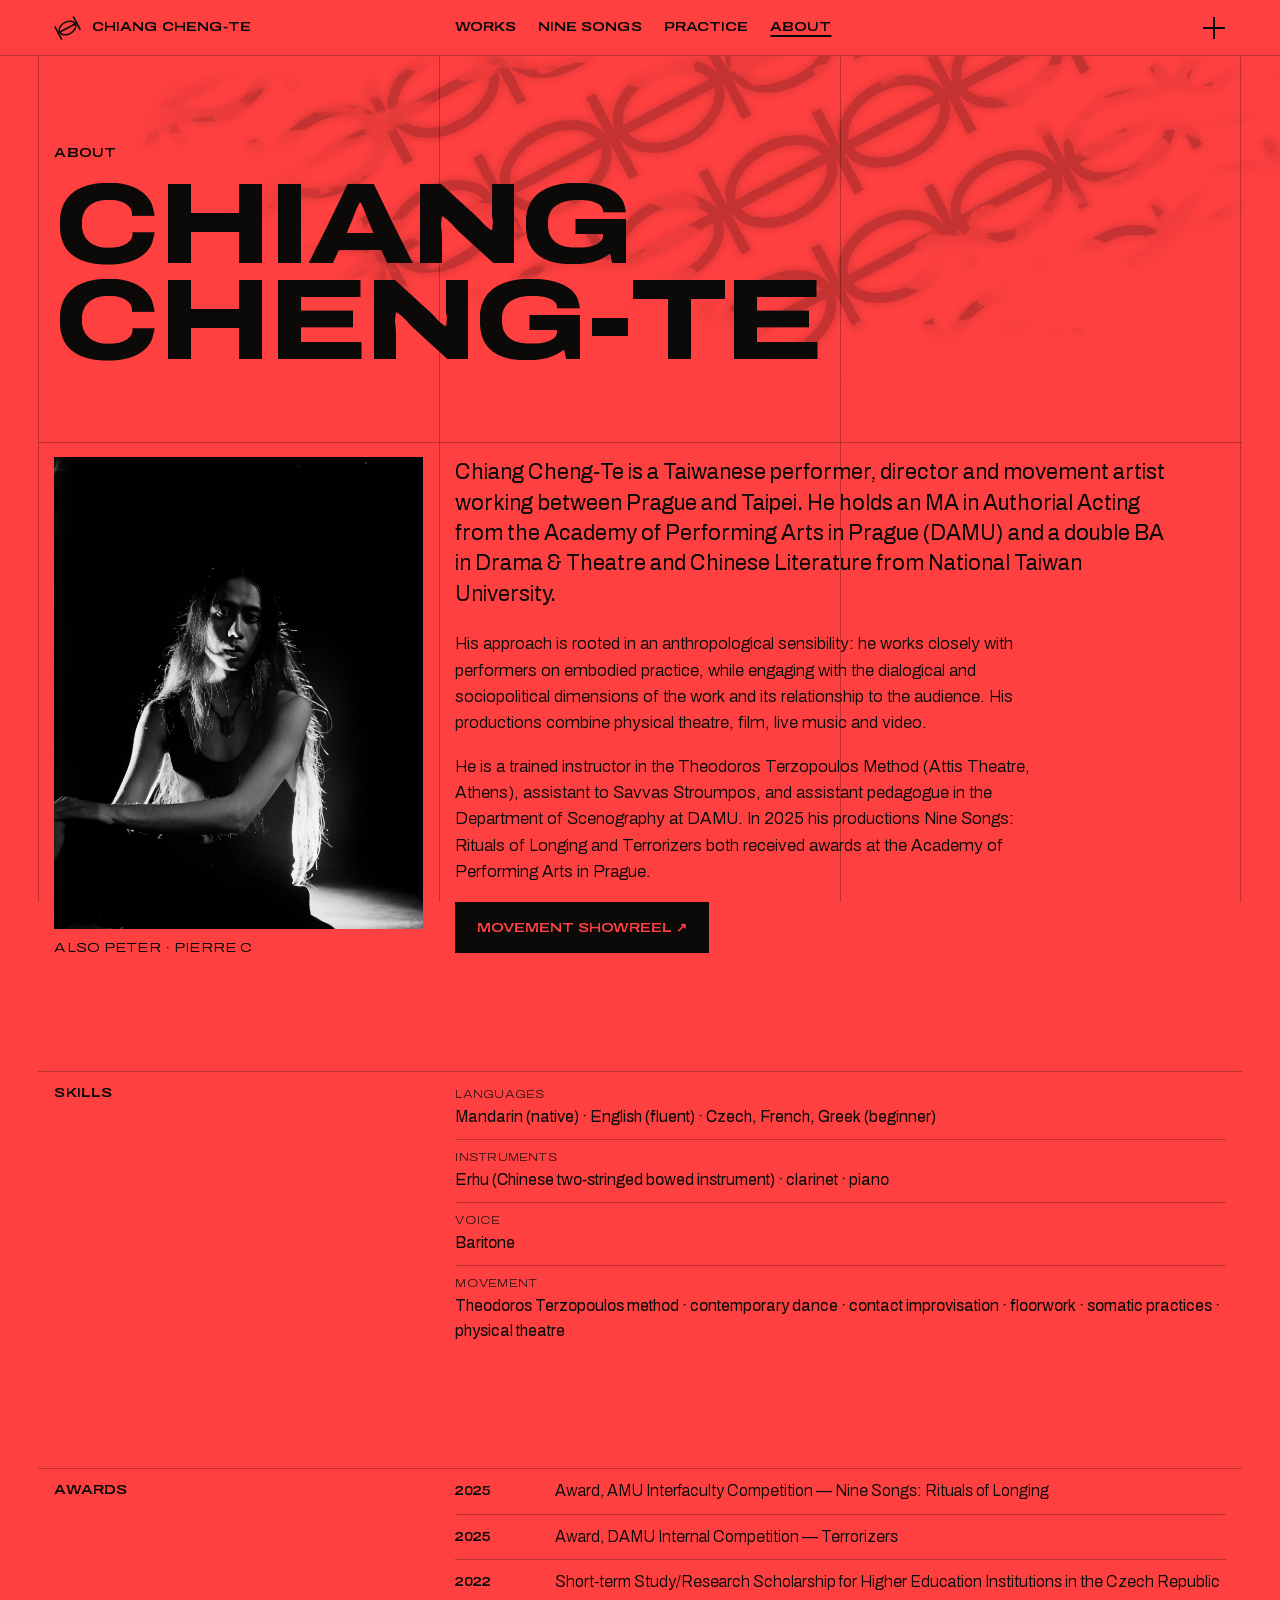
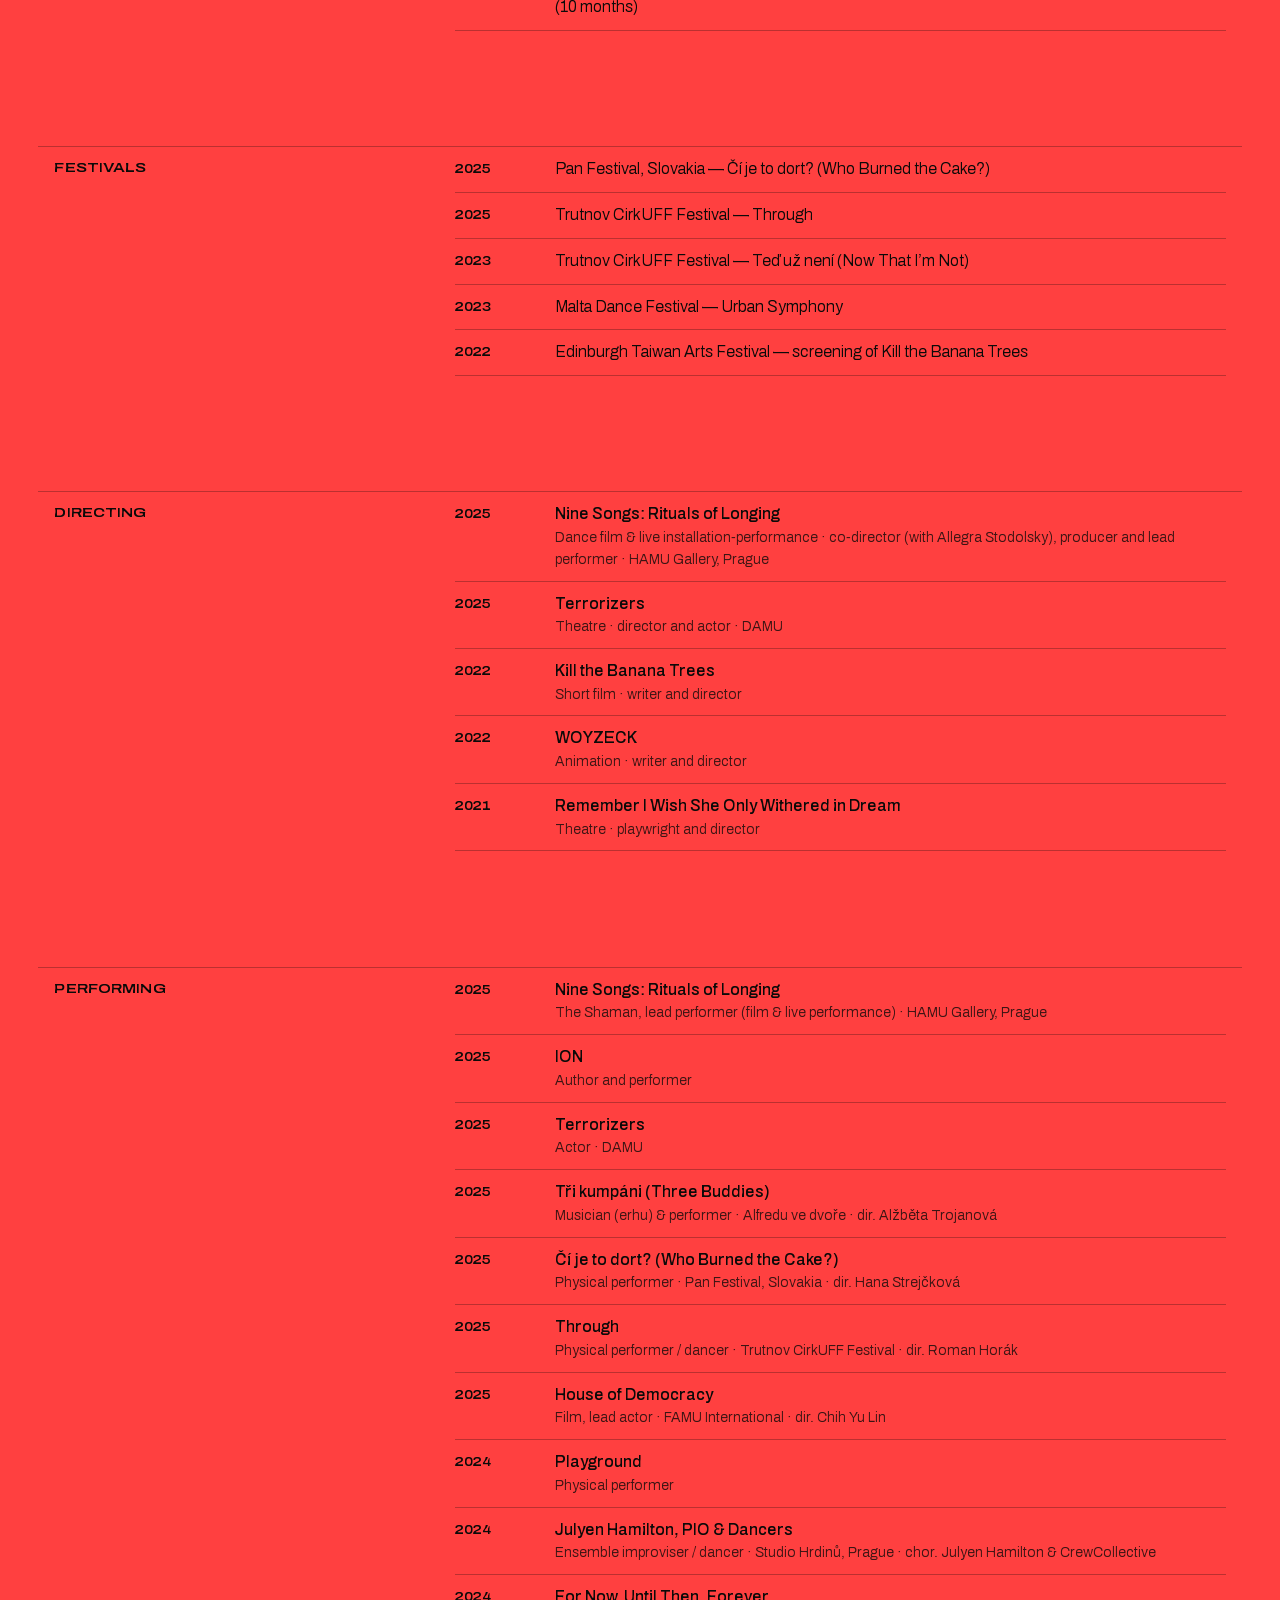
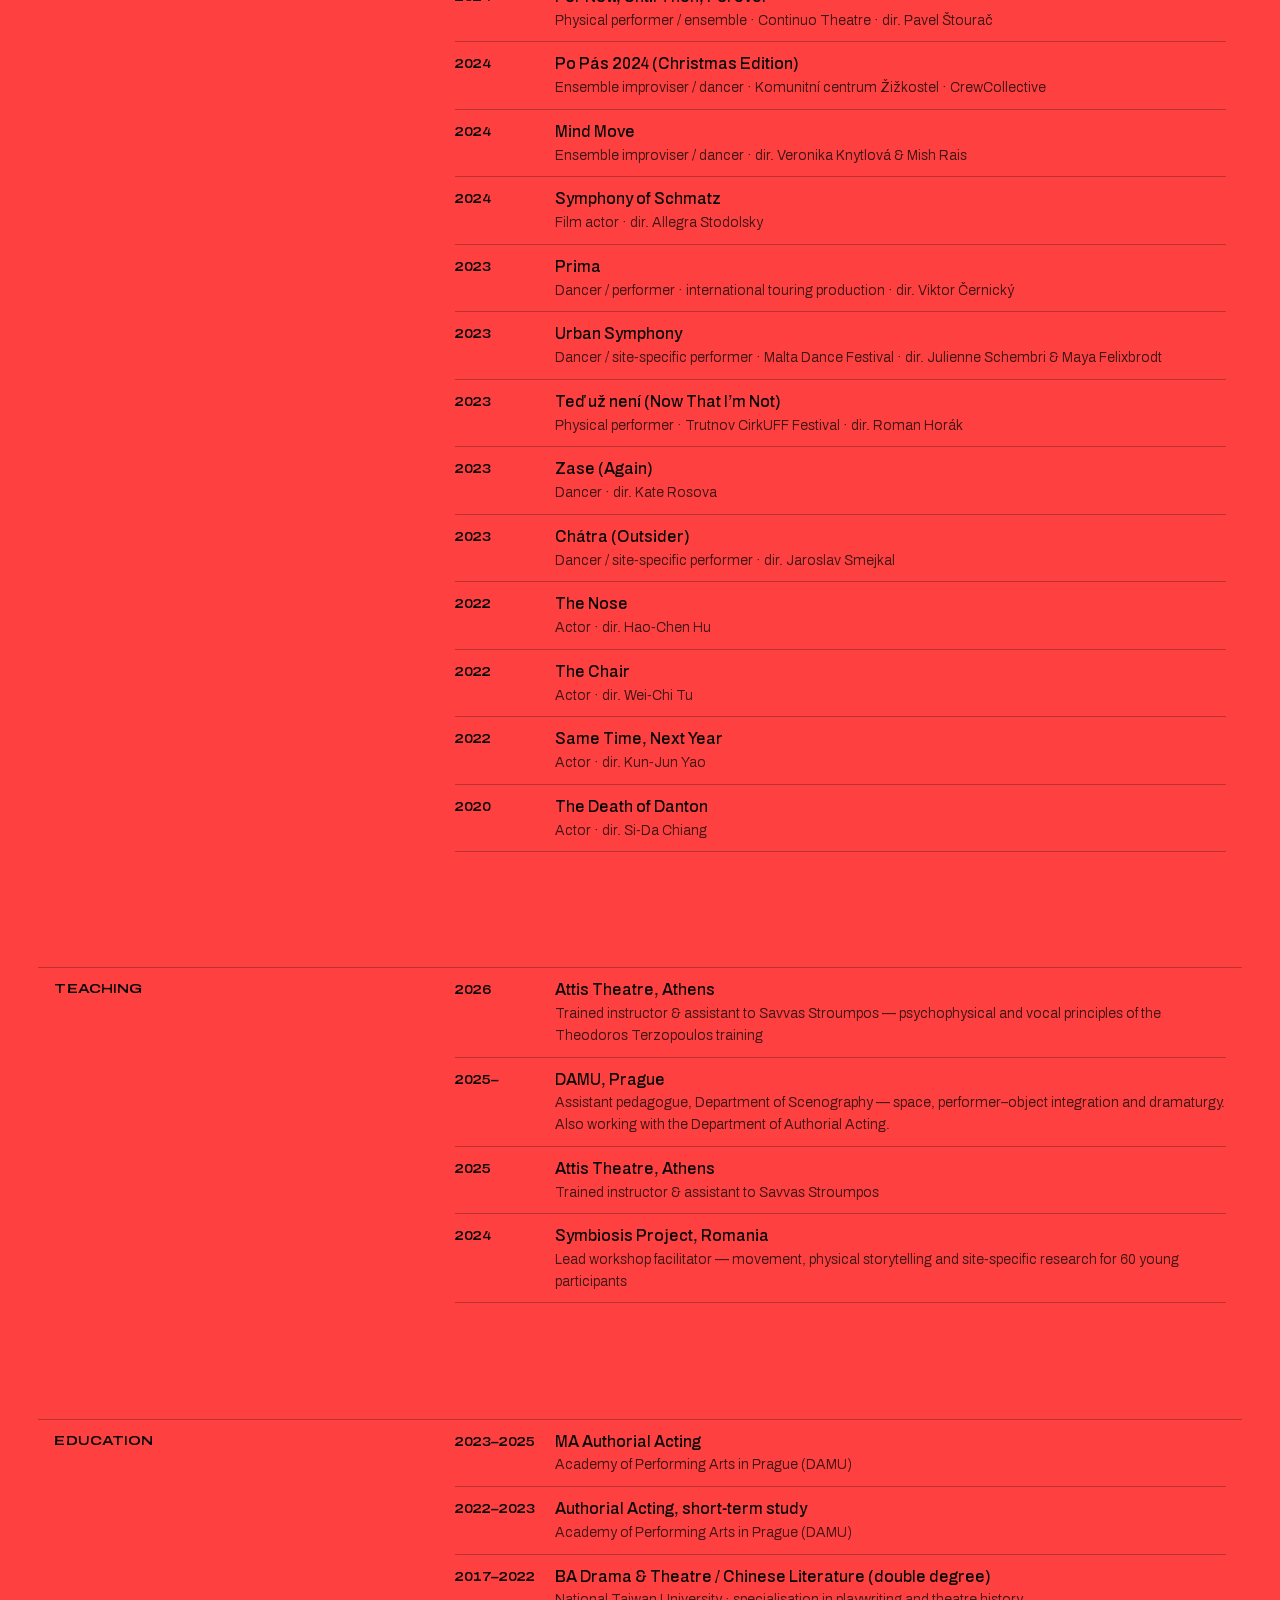
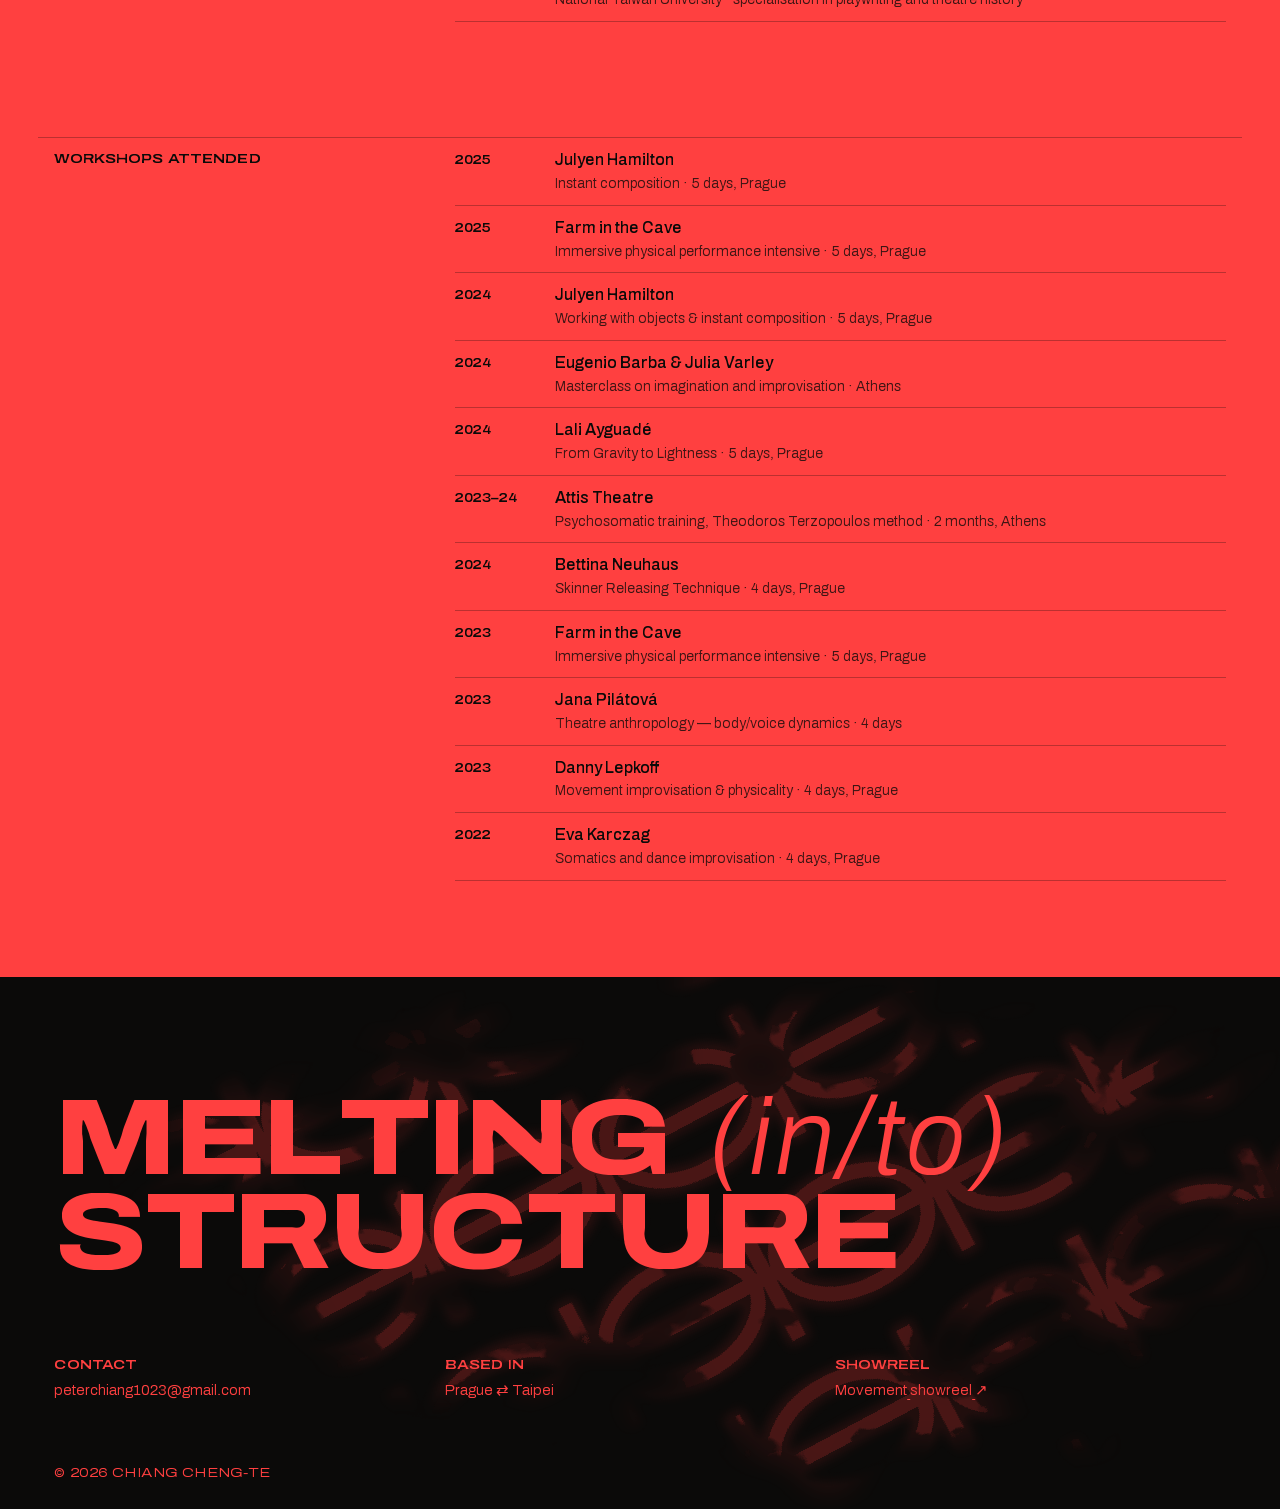
<file: about.html>
<!doctype html>
<html lang="en">
<head>
  <meta charset="utf-8">
  <meta name="viewport" content="width=device-width, initial-scale=1">
  <title>About — Chiang Cheng-Te</title>
  <meta name="description" content="Chiang Cheng-Te — Taiwanese performer, director, designer and trainer in theatre and film, working between Prague and Taipei.">
  <meta property="og:title" content="About — Chiang Cheng-Te">
  <meta property="og:description" content="Chiang Cheng-Te — Taiwanese performer, director, designer and trainer in theatre and film, working between Prague and Taipei.">
  <meta property="og:image" content="images/portrait.jpg">
  <link rel="icon" href="images/favicon.svg" type="image/svg+xml">
  <link rel="stylesheet" href="styles.css">
</head>
<body data-page="about">
  <main></main>
  <noscript><p style="padding:120px 24px">This site needs JavaScript to show its content.</p></noscript>
  <script src="data.js"></script>
  <script src="site.js"></script>
  <script src="wave.js"></script>
</body>
</html>
</file>
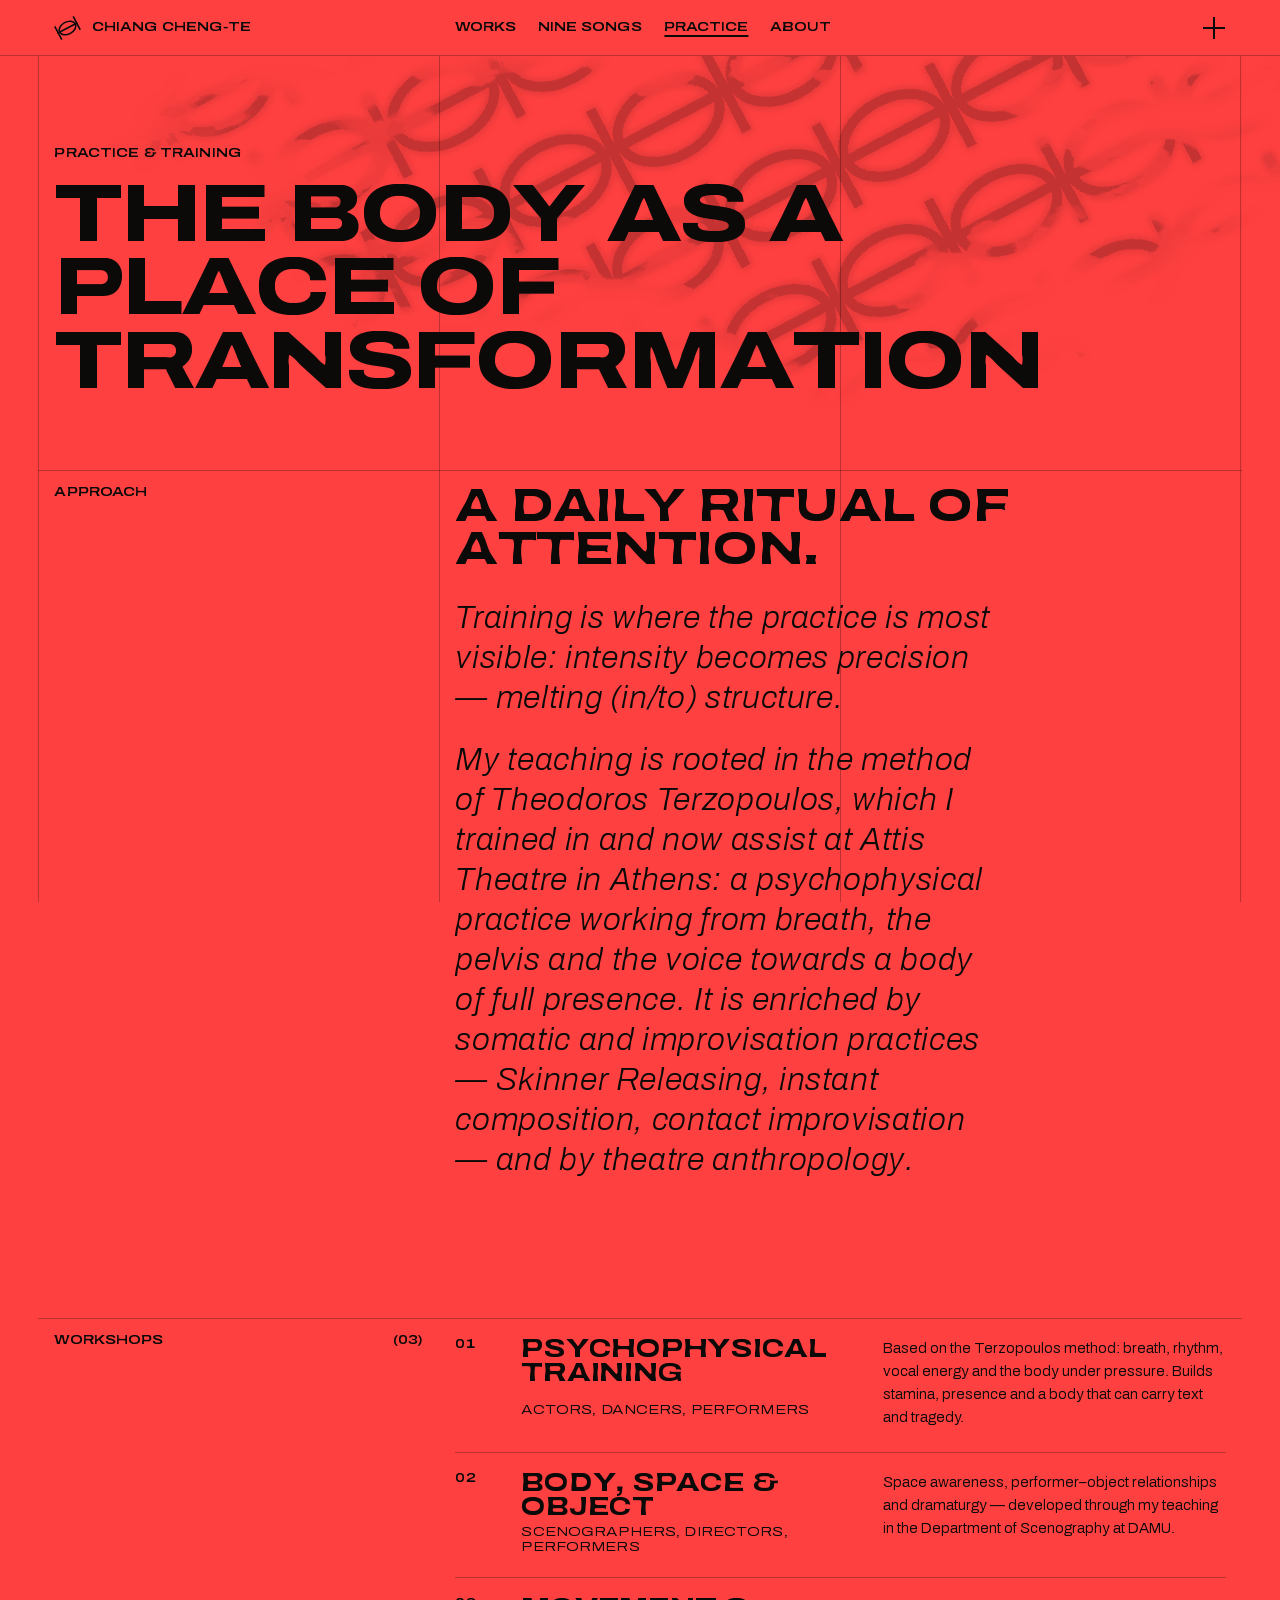
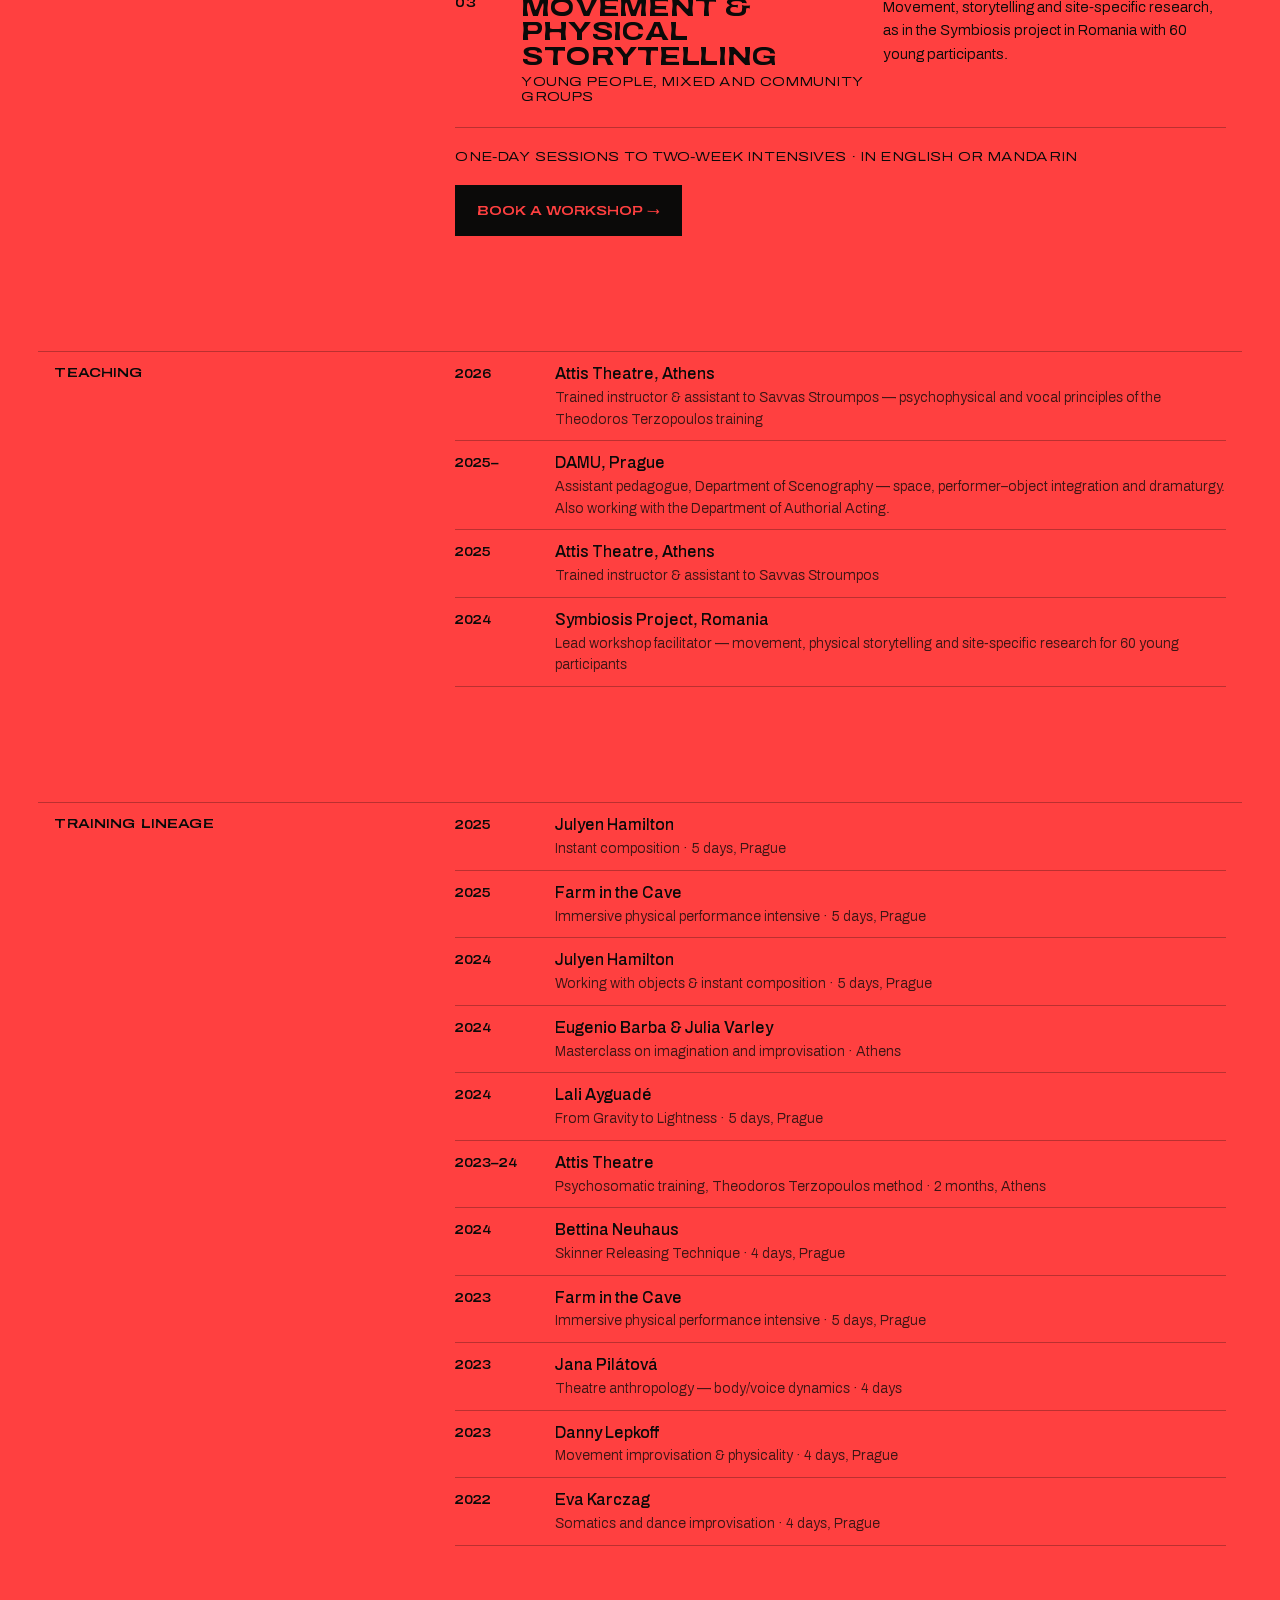
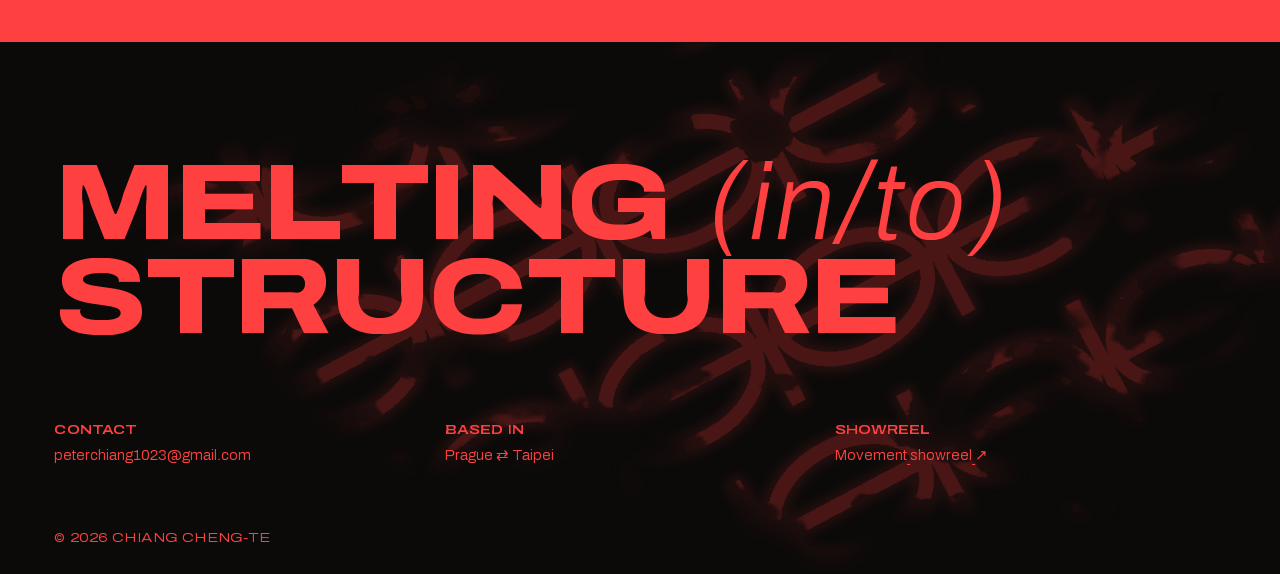
<file: practice.html>
<!doctype html>
<html lang="en">
<head>
  <meta charset="utf-8">
  <meta name="viewport" content="width=device-width, initial-scale=1">
  <title>Practice & Training — Chiang Cheng-Te</title>
  <meta name="description" content="Workshops and body-mind training rooted in the Theodoros Terzopoulos method, by Chiang Cheng-Te.">
  <meta property="og:title" content="Practice & Training — Chiang Cheng-Te">
  <meta property="og:description" content="Workshops and body-mind training rooted in the Theodoros Terzopoulos method, by Chiang Cheng-Te.">
  <meta property="og:image" content="images/portrait.jpg">
  <link rel="icon" href="images/favicon.svg" type="image/svg+xml">
  <link rel="stylesheet" href="styles.css">
</head>
<body data-page="practice">
  <main></main>
  <noscript><p style="padding:120px 24px">This site needs JavaScript to show its content.</p></noscript>
  <script src="data.js"></script>
  <script src="site.js"></script>
  <script src="wave.js"></script>
</body>
</html>
</file>
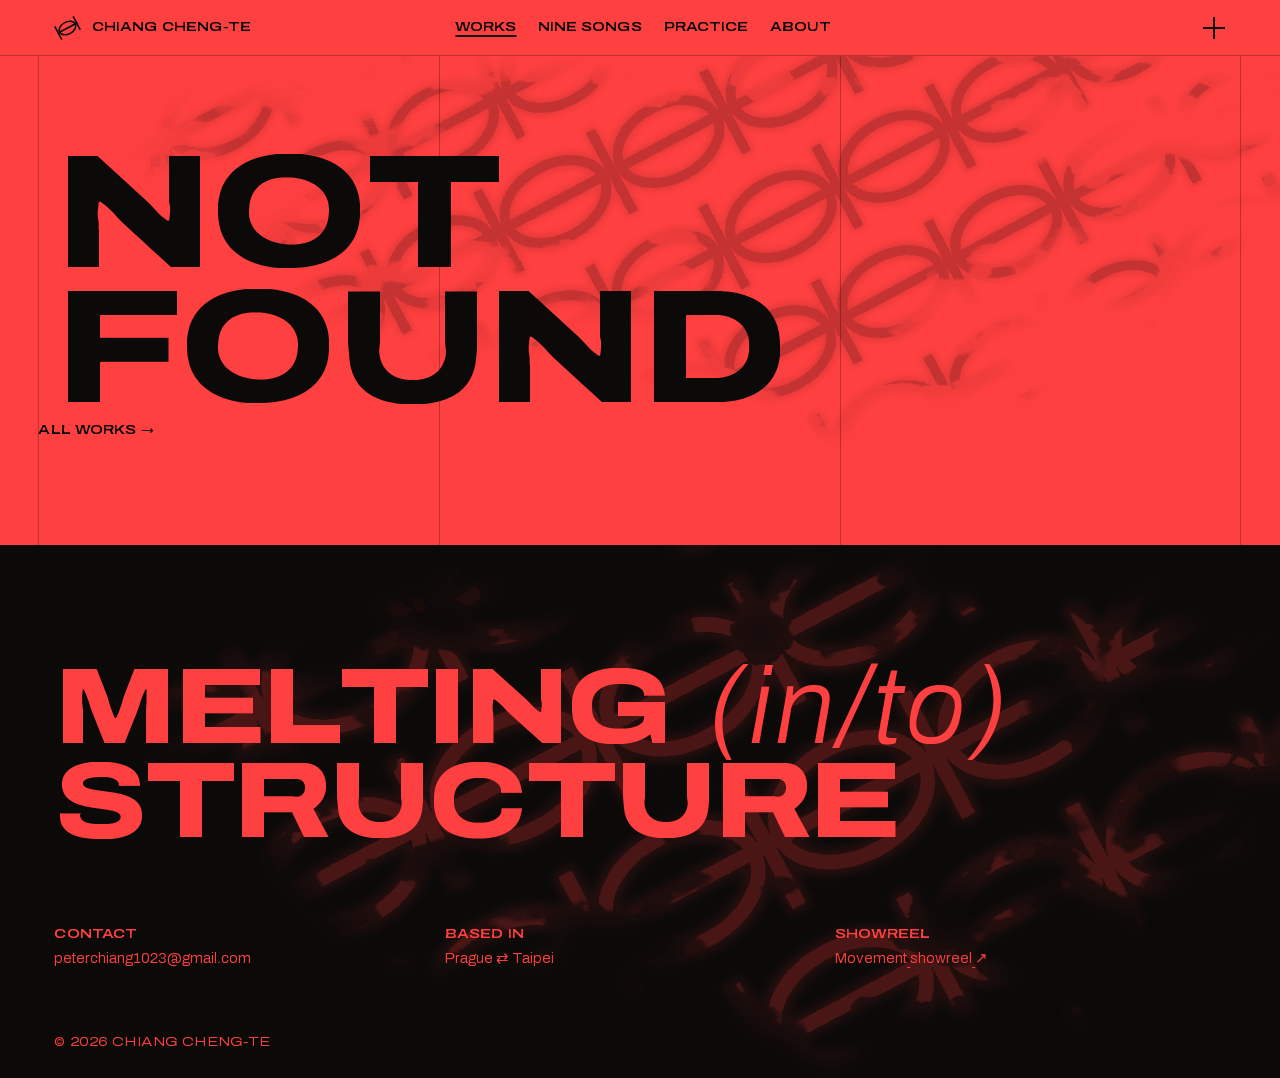
<file: work.html>
<!doctype html>
<html lang="en">
<head>
  <meta charset="utf-8">
  <meta name="viewport" content="width=device-width, initial-scale=1">
  <title>Work — Chiang Cheng-Te</title>
  <meta name="description" content="Chiang Cheng-Te — Taiwanese performer, director, designer and trainer in theatre and film, working between Prague and Taipei.">
  <meta property="og:title" content="Work — Chiang Cheng-Te">
  <meta property="og:description" content="Chiang Cheng-Te — Taiwanese performer, director, designer and trainer in theatre and film, working between Prague and Taipei.">
  <meta property="og:image" content="images/portrait.jpg">
  <link rel="icon" href="images/favicon.svg" type="image/svg+xml">
  <link rel="stylesheet" href="styles.css">
</head>
<body data-page="work">
  <main></main>
  <noscript><p style="padding:120px 24px">This site needs JavaScript to show its content.</p></noscript>
  <script src="data.js"></script>
  <script src="site.js"></script>
  <script src="wave.js"></script>
</body>
</html>
</file>
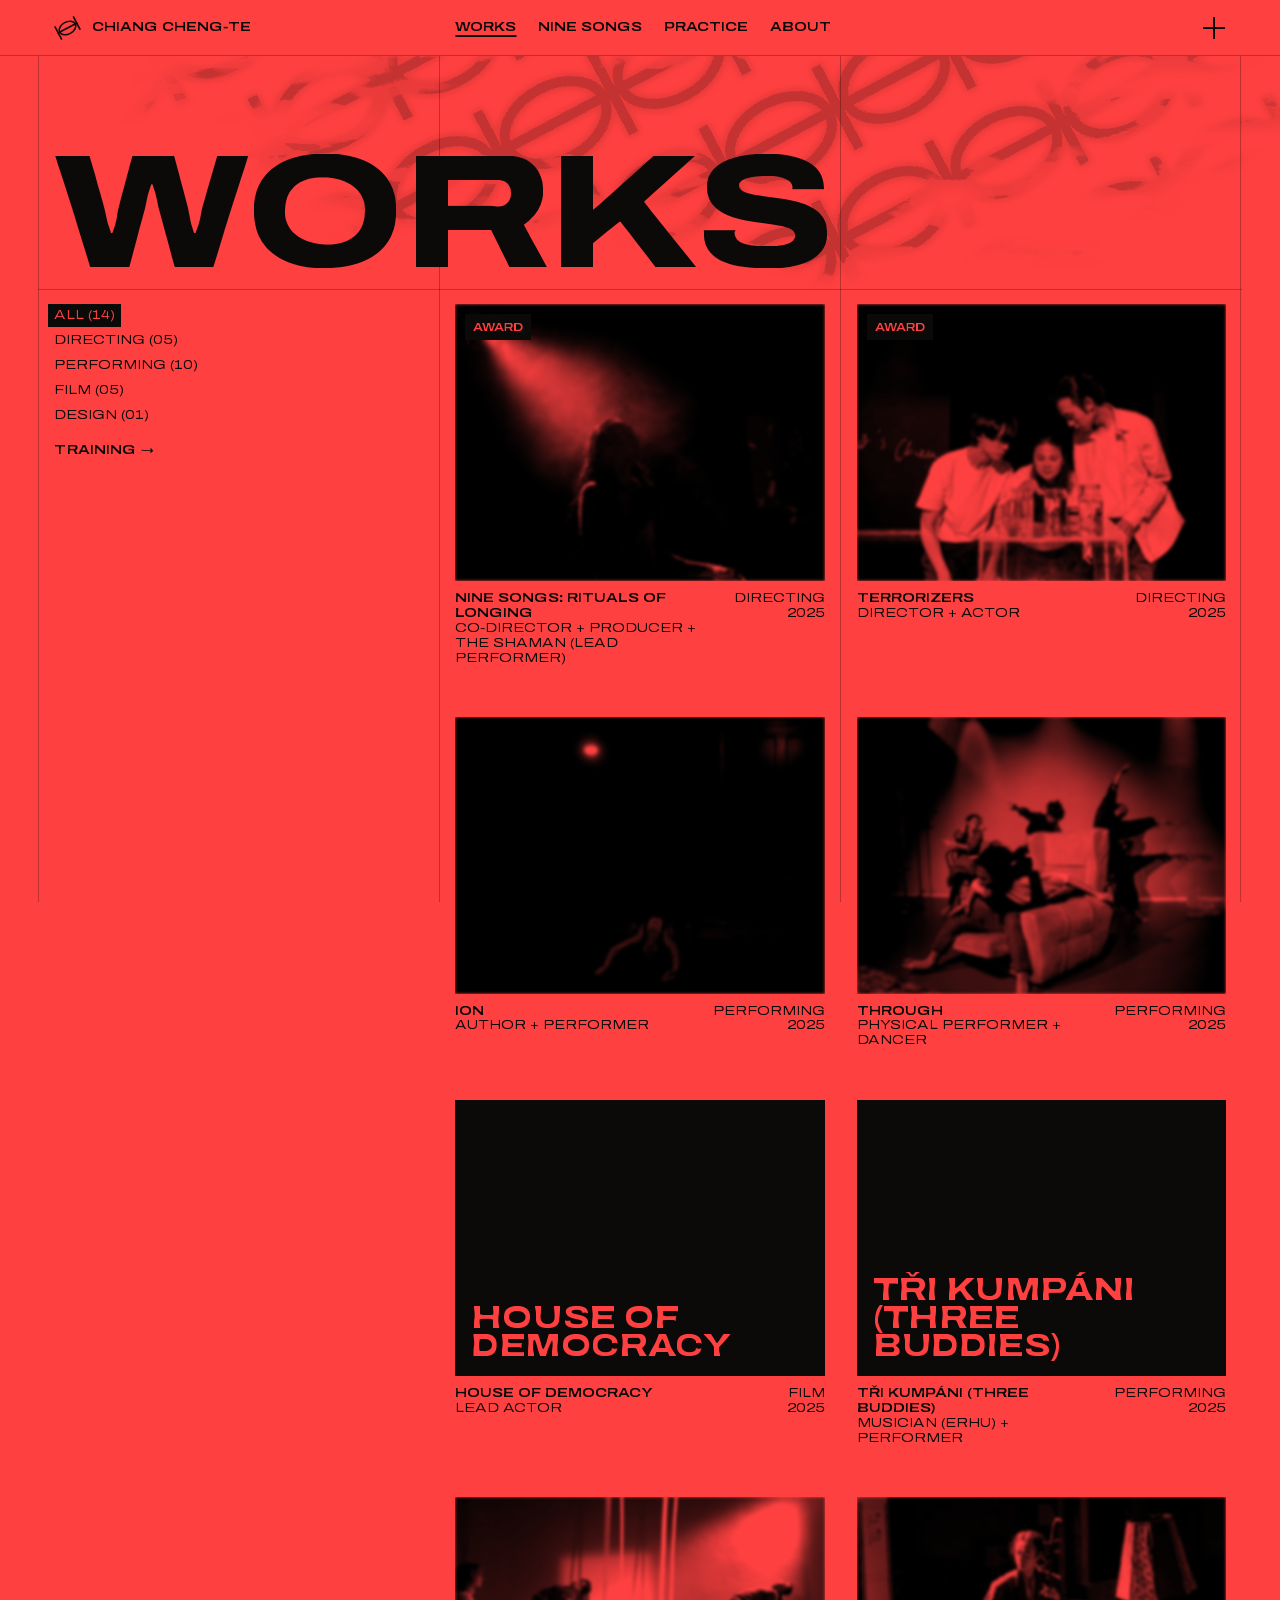
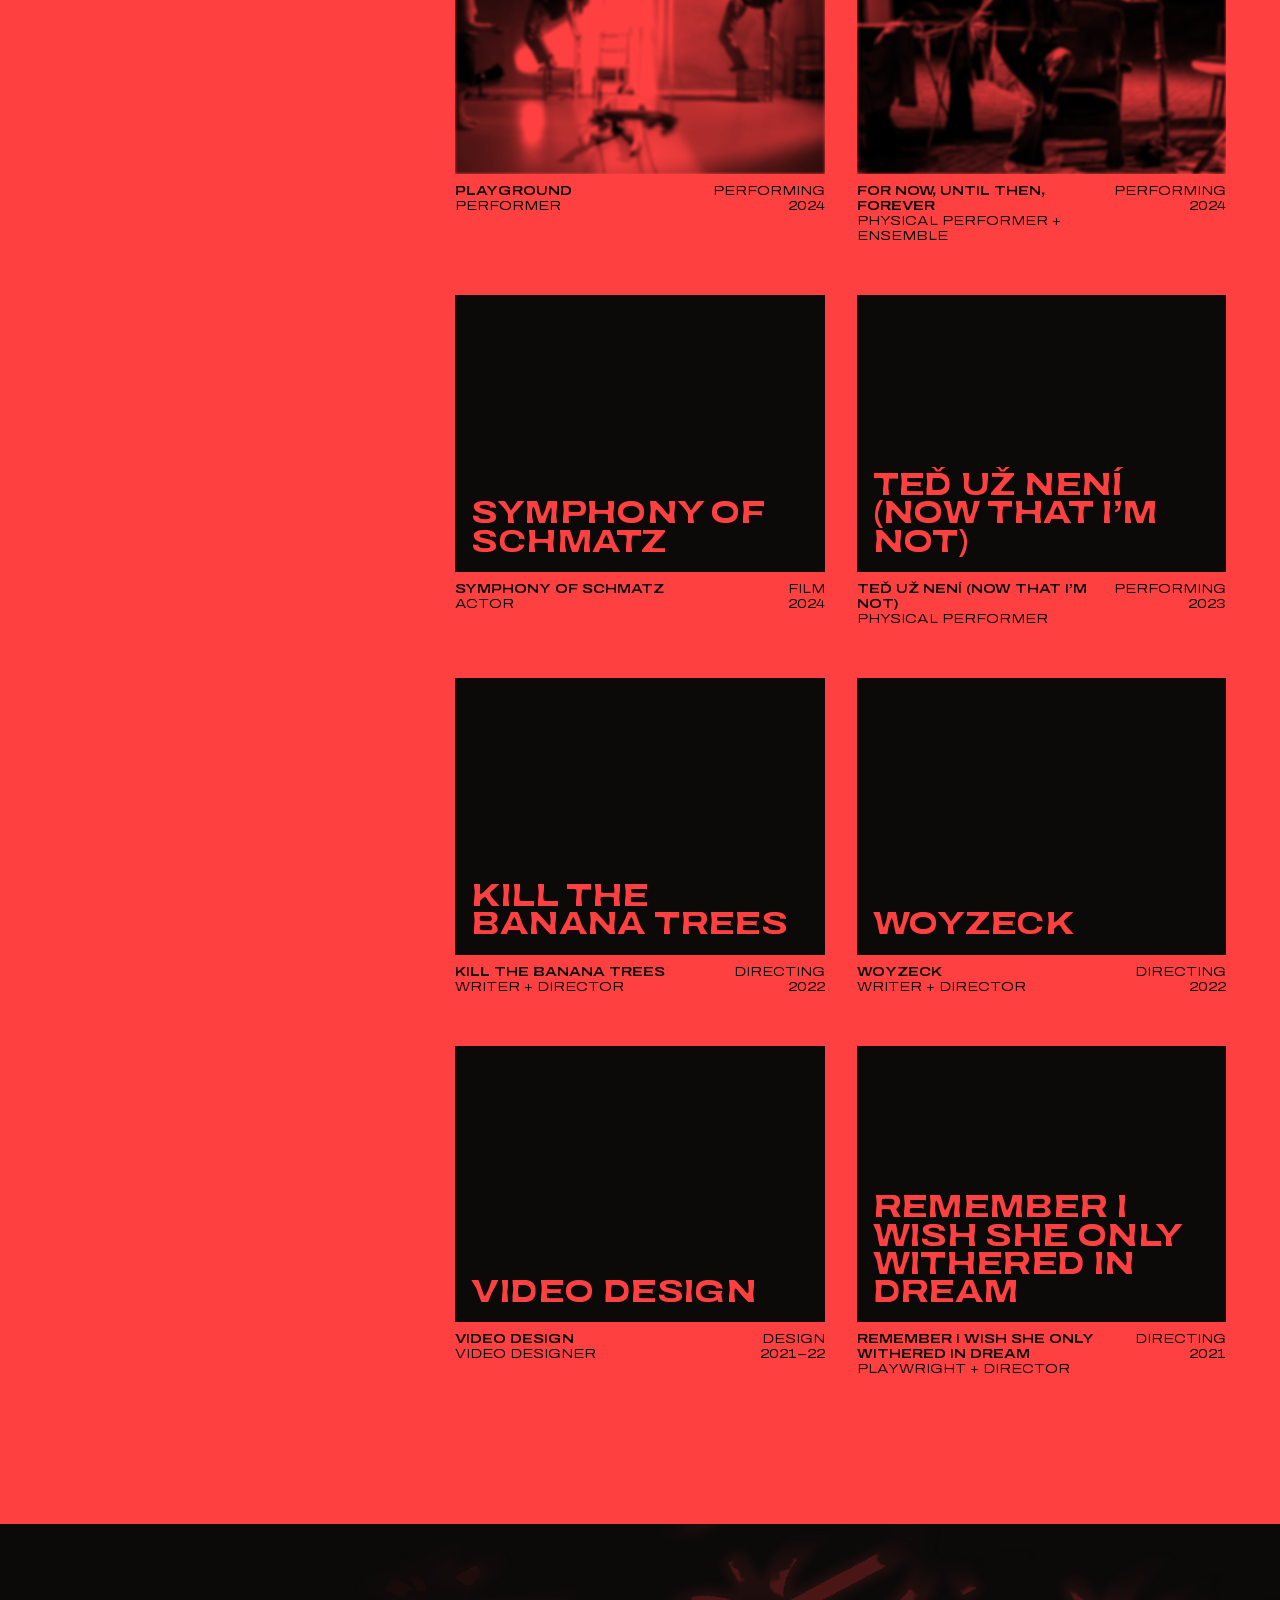
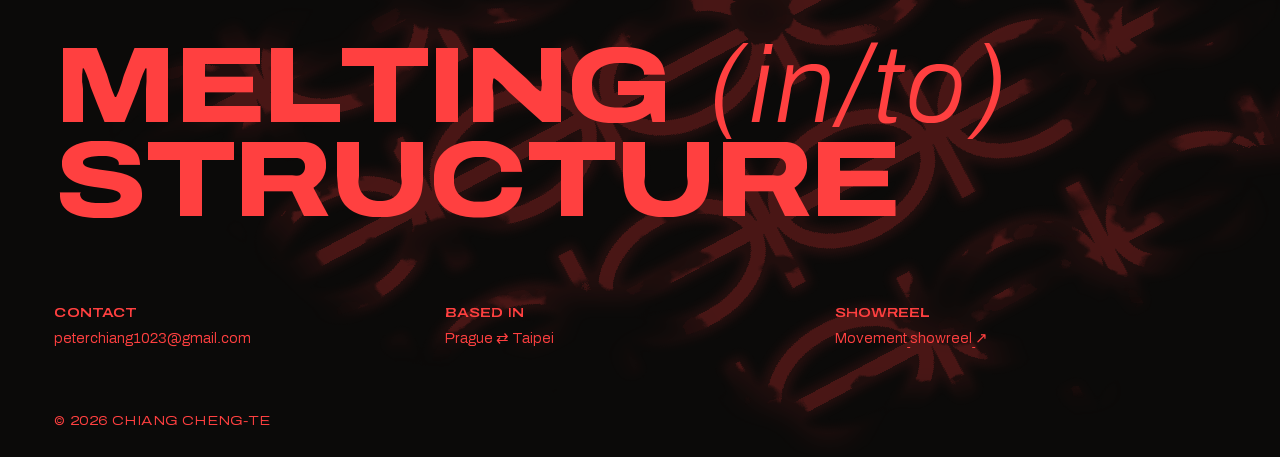
<file: works.html>
<!doctype html>
<html lang="en">
<head>
  <meta charset="utf-8">
  <meta name="viewport" content="width=device-width, initial-scale=1">
  <title>Works — Chiang Cheng-Te</title>
  <meta name="description" content="Chiang Cheng-Te — Taiwanese performer, director, designer and trainer in theatre and film, working between Prague and Taipei.">
  <meta property="og:title" content="Works — Chiang Cheng-Te">
  <meta property="og:description" content="Chiang Cheng-Te — Taiwanese performer, director, designer and trainer in theatre and film, working between Prague and Taipei.">
  <meta property="og:image" content="images/portrait.jpg">
  <link rel="icon" href="images/favicon.svg" type="image/svg+xml">
  <link rel="stylesheet" href="styles.css">
</head>
<body data-page="works">
  <main></main>
  <noscript><p style="padding:120px 24px">This site needs JavaScript to show its content.</p></noscript>
  <script src="data.js"></script>
  <script src="site.js"></script>
  <script src="wave.js"></script>
</body>
</html>
</file>
<file: styles.css>
/* Prana Sans — the portfolio's own typeface: Archivo (SIL OFL 1.1, see fonts/OFL.txt) reshaped so every
   mark breathes at its waist around a straight axis. Rebuild with tools/build_prana.py.
   All text uses the still "strong" cut (the artist's draft 5). Big titles use the breathing cut
   ("Prana Sans Breath", a variable font with a BRTH axis: 0 = quiet and clear, 100 = the strong cut)
   and slowly breathe between the two — see "big titles breathe" below. */
@font-face { font-family: "Prana Sans"; src: url(fonts/PranaSansStrong-Regular.woff2) format("woff2"); font-weight: 400; font-stretch: 100%; font-style: normal; font-display: swap; }
@font-face { font-family: "Prana Sans"; src: url(fonts/PranaSansStrong-Medium.woff2) format("woff2"); font-weight: 500; font-stretch: 100%; font-style: normal; font-display: swap; }
@font-face { font-family: "Prana Sans"; src: url(fonts/PranaSansStrong-SemiBold.woff2) format("woff2"); font-weight: 600; font-stretch: 100%; font-style: normal; font-display: swap; }
@font-face { font-family: "Prana Sans"; src: url(fonts/PranaSansStrongSemiExpanded-Regular.woff2) format("woff2"); font-weight: 400; font-stretch: 112%; font-style: normal; font-display: swap; }
@font-face { font-family: "Prana Sans"; src: url(fonts/PranaSansStrongSemiExpanded-Bold.woff2) format("woff2"); font-weight: 700; font-stretch: 112%; font-style: normal; font-display: swap; }
@font-face { font-family: "Prana Sans"; src: url(fonts/PranaSansStrongExpanded-Regular.woff2) format("woff2"); font-weight: 400; font-stretch: 125%; font-style: normal; font-display: swap; }
@font-face { font-family: "Prana Sans"; src: url(fonts/PranaSansStrongExpanded-Medium.woff2) format("woff2"); font-weight: 500; font-stretch: 125%; font-style: normal; font-display: swap; }
@font-face { font-family: "Prana Sans"; src: url(fonts/PranaSansStrongExpanded-Bold.woff2) format("woff2"); font-weight: 700; font-stretch: 125%; font-style: normal; font-display: swap; }
@font-face { font-family: "Prana Sans"; src: url(fonts/PranaSansStrongExpanded-ExtraBold.woff2) format("woff2"); font-weight: 800; font-stretch: 125%; font-style: normal; font-display: swap; }
@font-face { font-family: "Prana Sans"; src: url(fonts/PranaSansStrong-LightItalic.woff2) format("woff2"); font-weight: 300; font-stretch: 100%; font-style: italic; font-display: swap; }
@font-face { font-family: "Prana Sans"; src: url(fonts/PranaSansStrongSemiExpanded-LightItalic.woff2) format("woff2"); font-weight: 300; font-stretch: 112%; font-style: italic; font-display: swap; }
@font-face { font-family: "Prana Sans Breath"; src: url(fonts/PranaSansBreathExpanded-ExtraBold.woff2) format("woff2"); font-weight: 800; font-stretch: 125%; font-display: swap; }
@font-face { font-family: "Prana Sans Breath"; src: url(fonts/PranaSansBreath-LightItalic.woff2) format("woff2"); font-weight: 300; font-stretch: 100% 112%; font-style: italic; font-display: swap; }

/* ==========================================================================
   Melting (in/to) structure
   Structure: black, an extended grotesque, visible column rules.
   Melting:   cinnabar red, soft light italic, duotone images that come alive.
   Ritual:    a frieze of ruined Delphic E's drifting through the background.
   ========================================================================== */
:root {
  --red: #ff4040;
  --black: #0b0a09;
  --paper: #f3ece2;
  --bg: var(--red);
  --fg: var(--black);
  --rule: rgba(11, 10, 9, 0.28);
  --frieze: rgba(11, 10, 9, 0.17);
  --grot: "Prana Sans", "Archivo", "Helvetica Neue", Helvetica, Arial, sans-serif;
  --serif: "Prana Sans", "Archivo", sans-serif; /* the soft voice: Prana Sans Light Italic */
  --gutter: clamp(12px, 3vw, 40px);
  --cell: 16px;
  --max: 1440px;
  --tile: clamp(130px, 15vw, 260px); /* width of one Delphic E in the background field */
}
body.spot {
  --bg: var(--black);
  --fg: var(--red);
  --rule: rgba(255, 64, 64, 0.25);
  --frieze: rgba(255, 64, 64, 0.10);
}

* { box-sizing: border-box; }
html { scroll-behavior: smooth; }
body {
  margin: 0;
  background: var(--bg);
  color: var(--fg);
  font: 400 16px/1.55 var(--grot);
  -webkit-font-smoothing: antialiased;
  overflow-x: hidden;
  transition: background-color .45s ease, color .45s ease;
}
a { color: inherit; }
img { max-width: 100%; display: block; }
h1, h2, h3, p { margin: 0; }
button { font: inherit; color: inherit; }
.sr { position: absolute; width: 1px; height: 1px; overflow: hidden; clip: rect(0 0 0 0); }
.nw { white-space: nowrap; }
.wrap { width: 100%; max-width: var(--max); margin-left: auto; margin-right: auto; padding-left: var(--gutter); padding-right: var(--gutter); }

/* ---------- type ---------- */
.label {
  font-family: var(--grot); font-stretch: 125%; font-weight: 700;
  font-size: 13px; line-height: 1.15; text-transform: uppercase; letter-spacing: .01em;
}
.label.thin { font-weight: 400; }
.label a, a.label { text-decoration: none; }
.label a:hover, a.label:hover { text-decoration: underline; text-underline-offset: 3px; }
.giant, .title {
  font-family: var(--grot); font-stretch: 125%; font-weight: 800;
  text-transform: uppercase; letter-spacing: -0.035em; line-height: .84;
}
.giant { font-size: min(12.6vw, 196px); }
.giant > span { display: block; }
.giant.small { font-size: min(9vw, 140px); }
.title { font-size: clamp(38px, 6.4vw, 100px); line-height: .9; overflow-wrap: anywhere; max-width: 16ch; }
em.soft {
  font-family: var(--serif); font-style: italic; font-weight: 300;
  text-transform: none; letter-spacing: .03em; font-stretch: 112%;
  display: inline-block; padding: 0 .08em;
  animation: soften 7s ease-in-out infinite alternate;
}
@keyframes soften {
  0%   { filter: blur(0); transform: translateY(0); }
  100% { filter: blur(1.6px); transform: translateY(.04em); }
}

/* ---------- column rules (the visible structure) ---------- */
.rules {
  position: fixed; top: 0; bottom: 0; left: 0; right: 0; z-index: 0; pointer-events: none;
  display: grid; grid-template-columns: 1fr 1fr 1fr;
}
.rules span { border-left: 1px solid var(--rule); transition: border-color .45s; }
.rules span:last-child { border-right: 1px solid var(--rule); }
main, .site-footer { position: relative; z-index: 1; }

/* ---------- the Delphic E field ----------
   Endless chains of the Delphic E (|0|0|0|) running diagonally and drifting along
   their own direction. Two layers move together: the crisp chain, eaten by bold
   liquid blobs, and a swollen, blurred copy that bleeds around it like ink in water. */
.field {
  position: absolute; inset: 0; pointer-events: none; overflow: hidden; z-index: -1;
  color: var(--frieze); transition: color .45s;
  contain: strict; /* changes inside never make the browser recheck the rest of the page */
}
.frieze {
  position: absolute; inset: 0;
  -webkit-mask: url(images/melt-mask.svg) 0 0 / 100% 100% no-repeat;
          mask: url(images/melt-mask.svg) 0 0 / 100% 100% no-repeat;
}
.frieze.ink {
  opacity: .5;
  -webkit-mask-image: url(images/melt-mask-ink.svg);
          mask-image: url(images/melt-mask-ink.svg);
}
.frieze-band {
  position: absolute; inset: -70%;
  display: flex; flex-direction: column; justify-content: center; overflow: hidden;
  transform: rotate(-28deg);
  --chain-h: calc(var(--tile) * 480 / 516); /* one chain = half of the two-row tile */
}
/* one chain: the top row of the tile (or the bottom, offset row for .alt), spinning on its axis */
.chain {
  flex: none; height: var(--chain-h);
  background: currentColor;
  -webkit-mask: url(images/delphic-tile.svg) 0 0 / var(--tile) auto repeat-x;
          mask: url(images/delphic-tile.svg) 0 0 / var(--tile) auto repeat-x;
  /* drift along the chain (translate) and spin on its axis (transform) run side by side */
  animation: drift 40s linear infinite, spin 60s linear infinite;
  animation-delay: 0s, calc(var(--i) * -2.6s); /* neighbours turn slightly out of step */
}
/* every other chain travels and turns the opposite way to its neighbours */
.chain.alt { animation-direction: reverse, reverse; }
.field.idle .chain { animation-play-state: paused; }
.chain.alt { -webkit-mask-position: 0 calc(-1 * var(--chain-h)); mask-position: 0 calc(-1 * var(--chain-h)); }
.frieze.ink .chain {
  -webkit-mask-image: url(images/delphic-tile-ink.svg);
          mask-image: url(images/delphic-tile-ink.svg);
}
@keyframes drift {
  from { translate: 0 0; }
  to   { translate: calc(-1 * var(--tile)) 0; }
}
@keyframes spin {
  from { transform: rotateX(0deg); }
  to   { transform: rotateX(360deg); }
}
.field.on-dark { color: rgba(255, 64, 64, 0.18); }
.page-head .field { --tile: clamp(100px, 10vw, 170px); }
.e-mark {
  display: inline-block; width: 1.13em; height: 1em; background: currentColor; vertical-align: -0.16em;
  -webkit-mask: url(images/delphic-e.svg) center / contain no-repeat;
          mask: url(images/delphic-e.svg) center / contain no-repeat;
}
@media (prefers-reduced-motion: reduce) {
  .frieze-band, .chain, em.soft { animation: none; }
  html { scroll-behavior: auto; }
}

/* ---------- header & menu ---------- */
.site-header {
  position: fixed; top: 0; left: 0; right: 0; z-index: 60;
  display: grid; grid-template-columns: 1fr 1fr 1fr; align-items: center;
  height: 56px; background: var(--bg); transition: background-color .45s;
  border-bottom: 1px solid var(--rule);
}
.site-header > * { padding: 0 var(--cell); }
.brand {
  display: flex; align-items: center; gap: 10px; text-decoration: none;
  font-family: var(--grot); font-stretch: 125%; font-weight: 700; font-size: 13px; text-transform: uppercase;
}
.brand .e-mark { font-size: 24px; }
.quick { display: flex; gap: 22px; grid-column: 2 / 4; }
.quick a {
  text-decoration: none; font-stretch: 125%; font-weight: 700; font-size: 13px; text-transform: uppercase;
}
.quick a:hover, .quick a[aria-current="page"] { text-decoration: underline; text-underline-offset: 4px; text-decoration-thickness: 2px; }
.menu-btn {
  position: absolute; right: var(--gutter); top: 0; height: 56px; width: 56px;
  background: none; border: 0; cursor: pointer; display: grid; place-items: center;
}
.plus { position: relative; width: 22px; height: 22px; transition: transform .35s ease; }
.plus::before, .plus::after { content: ""; position: absolute; background: currentColor; }
.plus::before { left: 0; right: 0; top: 10px; height: 2px; }
.plus::after { top: 0; bottom: 0; left: 10px; width: 2px; }
.menu-open .plus { transform: rotate(45deg); }
.menu-open .site-header { background: var(--black); color: var(--red); border-color: rgba(255,64,64,.25); }

.menu {
  position: fixed; inset: 0; z-index: 50; background: var(--black); color: var(--red);
  padding-top: 56px; overflow-y: auto;
}
.menu-inner { display: grid; grid-template-columns: 2fr 1fr; min-height: calc(100svh - 56px); }
.menu-big { display: flex; flex-direction: column; justify-content: flex-end; padding: 32px var(--cell); }
.menu-big a {
  text-decoration: none; font-stretch: 125%; font-weight: 800; text-transform: uppercase;
  font-size: clamp(40px, 7vw, 108px); line-height: .92; letter-spacing: -0.03em;
  border-top: 1px solid rgba(255,64,64,.3); padding: 6px 0 2px;
}
.menu-big a:hover { color: var(--paper); }
.menu-side { padding: 32px var(--cell); border-left: 1px solid rgba(255,64,64,.3); display: flex; flex-direction: column; gap: 16px; justify-content: flex-end; }
.menu-side ul { list-style: none; margin: 0; padding: 0; }
.menu-side li a { display: block; text-decoration: none; padding: 6px 0; border-top: 1px solid rgba(255,64,64,.2); font-size: 14px; text-transform: uppercase; font-stretch: 112%; }
.menu-side li a:hover { color: var(--paper); }
.menu-side strong { font-weight: 700; }

@media (max-width: 900px) { .quick { display: none; } .site-header { grid-template-columns: 1fr; } }
@media (max-width: 700px) {
  .menu-inner { grid-template-columns: 1fr; }
  .menu-side { border-left: 0; justify-content: flex-start; }
}

/* ---------- layout rows (label column + content, aligned to the rules) ---------- */
main { padding-bottom: 96px; }
.row {
  display: grid; grid-template-columns: 1fr 2fr;
  margin-top: clamp(72px, 9vw, 140px);
}
.row > * { padding: 14px var(--cell) 0; border-top: 1px solid var(--rule); }
.row-label { display: flex; justify-content: space-between; align-items: flex-start; gap: 12px; }
.row-label > * { position: sticky; top: 72px; }
.row-label .label { font-size: 13px; }
.after { margin-top: 8px; }
@media (max-width: 760px) {
  .rules { grid-template-columns: 1fr; }
  .rules span:nth-child(2), .rules span:nth-child(3) { display: none; }
  .rules span:first-child { border-right: 1px solid var(--rule); }
  .row { grid-template-columns: 1fr; }
  .row-body { border-top: 0 !important; padding-top: 18px !important; }
  .row-label > * { position: static; }
}

/* ---------- hero ---------- */
.hero {
  position: relative; min-height: 100svh;
  display: flex; flex-direction: column; justify-content: space-between;
  padding-top: 56px; padding-bottom: 20px;
}
.hero-top { display: grid; grid-template-columns: 1fr 1fr 1fr; padding-top: 14px; }
.hero-top > div { padding: 0 var(--cell); }
.hero-top p + p { margin-top: 4px; }
.hero-links { list-style: none; margin: 0; padding: 0; }
.hero-links li + li { margin-top: 3px; }
.hero-bottom { padding: 0 var(--cell); }
.hero-motto {
  font-family: var(--grot); font-stretch: 125%; font-weight: 700; text-transform: uppercase;
  font-size: clamp(20px, 2.6vw, 38px); line-height: 1; margin: 0 0 clamp(14px, 2vw, 26px);
}
.hero-motto em.soft { font-size: 1.25em; }
.hero .giant { margin-left: -0.04em; }
@media (max-width: 760px) {
  .hero-top { grid-template-columns: 1fr 1fr; }
  .hero-top > div:nth-child(2) { display: none; }
}

/* ---------- statement ---------- */
.statement p { font: italic 300 clamp(22px, 2.5vw, 34px)/1.25 var(--serif); letter-spacing: .02em; max-width: 30ch; margin-bottom: .7em; }
.statement p.lead {
  font: 800 clamp(26px, 3.6vw, 54px)/.95 var(--grot); font-stretch: 125%; font-style: normal;
  text-transform: uppercase; letter-spacing: -0.02em; max-width: 18ch; margin-bottom: .55em;
}

/* ---------- duotone media + spotlight ---------- */
.duo { position: relative; background: var(--red); overflow: hidden; }
.duo img {
  width: 100%; height: 100%; object-fit: cover;
  filter: grayscale(1) contrast(1.15) brightness(1.05) blur(1.5px);
  mix-blend-mode: multiply;
  transition: filter .45s ease, opacity .45s ease, transform .8s ease;
}
.is-lit .duo img, .duo.is-lit img, .gallery .duo:hover img {
  filter: none; mix-blend-mode: normal; transform: scale(1.015);
}
body.spot .card:not(.is-lit), body.spot .video.duo:not(.is-lit) { opacity: .3; }
.card, .video { transition: opacity .45s ease; }
body.spot .card.is-lit { color: var(--paper); }

/* ---------- video ---------- */
.video { position: relative; aspect-ratio: 16 / 9; }
.video:not(.duo) { background: var(--black); }
.video iframe { position: absolute; inset: 0; width: 100%; height: 100%; border: 0; }
.play {
  position: absolute; inset: 0; width: 100%; background: none; border: 0; cursor: pointer; color: var(--paper);
  display: flex; align-items: flex-end; justify-content: flex-start; gap: 12px; padding: 18px;
}
.play-icon { width: 48px; height: 48px; border-radius: 50%; border: 2px solid currentColor; position: relative; flex: none; }
.play-icon::after {
  content: ""; position: absolute; left: 18px; top: 13px;
  border-left: 14px solid currentColor; border-top: 9px solid transparent; border-bottom: 9px solid transparent;
}
.play-label { font-stretch: 125%; font-weight: 700; font-size: 13px; text-transform: uppercase; padding-bottom: 14px; }
.play:hover .play-icon { background: var(--red); border-color: var(--red); }

/* ---------- cards ---------- */
.cards { display: grid; grid-template-columns: 1fr 1fr; margin: 0 calc(-1 * var(--cell)); }
.card { position: relative; display: block; text-decoration: none; padding: 0 var(--cell) clamp(36px, 4vw, 56px); }
.card[hidden] { display: none; }
.cover { aspect-ratio: 4 / 3; }
.poster {
  background: var(--black); color: var(--red); display: flex; align-items: flex-end; padding: 16px;
  transition: background-color .45s;
}
.poster > span {
  font-stretch: 125%; font-weight: 800; text-transform: uppercase; letter-spacing: -0.02em;
  font-size: clamp(22px, 2.4vw, 34px); line-height: .92;
}
.card.is-lit .poster { background: var(--red); color: var(--black); }
.card-meta { display: flex; justify-content: space-between; gap: 16px; padding-top: 10px; }
.card-meta h3, .card-meta p { font-stretch: 125%; text-transform: uppercase; font-size: 13px; line-height: 1.15; }
.card-meta h3 { font-weight: 700; }
.card-meta p { font-weight: 400; }
.card-meta .right { text-align: right; flex: none; }
.card-meta.big { padding-top: 14px; flex-direction: column; gap: 10px; }
.card-meta.big .right { text-align: left; }
.card-meta.big h3 { font-size: clamp(22px, 2.6vw, 38px); font-weight: 800; letter-spacing: -0.02em; line-height: .95; margin-bottom: 6px; }
.card-meta.big a { text-decoration: none; }
.card-meta.big a:hover { text-decoration: underline; }
.flag {
  position: absolute; top: 10px; left: calc(var(--cell) + 10px);
  background: var(--black); color: var(--red); padding: 5px 8px 4px;
  font-stretch: 125%; font-weight: 700; font-size: 11px; text-transform: uppercase;
}
@media (max-width: 760px) { .cards { grid-template-columns: 1fr; } }

/* ---------- four ways in ---------- */
.ways { display: grid; grid-template-columns: 1fr 1fr; margin: -14px calc(-1 * var(--cell)) 0; }
.ways a {
  display: flex; flex-direction: column; gap: 8px; text-decoration: none;
  padding: 18px var(--cell) 28px; border-bottom: 1px solid var(--rule);
  transition: background-color .25s, color .25s;
}
.ways a:nth-child(odd) { border-right: 1px solid var(--rule); }
.ways a > span { font-stretch: 125%; font-weight: 800; text-transform: uppercase; font-size: clamp(26px, 3.4vw, 50px); line-height: .9; letter-spacing: -0.02em; }
.ways small { font-stretch: 125%; text-transform: uppercase; font-size: 12px; }
.ways a:hover { background: var(--black); color: var(--red); }
@media (max-width: 520px) { .ways { grid-template-columns: 1fr; } .ways a:nth-child(odd) { border-right: 0; } }

/* ---------- inner pages ---------- */
.page-head { position: relative; padding-top: calc(56px + clamp(40px, 7vw, 96px)); padding-bottom: 8px; }
.page-head > .label { padding: 0 var(--cell); margin-bottom: 16px; }
.page-head .giant, .page-head .title { padding: 0 var(--cell); }
.page-head + section { margin-top: clamp(40px, 5vw, 72px); }
.page-head + .wrap:not(.row) > .video { margin: 0 var(--cell); }

.filters { display: flex; flex-direction: column; align-items: flex-start; gap: 2px; }
.filters button, .filters a {
  background: none; border: 0; padding: 4px 6px; margin-left: -6px; cursor: pointer; text-decoration: none;
  font-stretch: 125%; font-weight: 700; font-size: 13px; text-transform: uppercase; text-align: left;
}
.filters button span { font-weight: 400; }
.filters button:hover { text-decoration: underline; text-underline-offset: 3px; }
.filters button[aria-pressed="true"] { background: var(--fg); color: var(--bg); }
.filters a { margin-top: 10px; }
.works-row { margin-top: 0 !important; }
@media (max-width: 760px) { .filters { flex-direction: row; flex-wrap: wrap; } }

.facts { margin: 0; }
.facts div { padding: 9px 0; border-top: 1px solid var(--rule); }
.facts div:first-child { border-top: 0; padding-top: 0; }
.facts dt { font-stretch: 125%; font-weight: 400; font-size: 11px; text-transform: uppercase; letter-spacing: .02em; opacity: .75; }
.facts dd { margin: 2px 0 0; font-weight: 500; }
.facts.two { display: grid; grid-template-columns: 1fr 1fr; gap: 0 24px; }
.prose p { max-width: 60ch; margin-bottom: 1em; font-size: 17px; }
.prose p:first-child { font: 500 clamp(19px, 1.7vw, 23px)/1.4 var(--grot); }
.work-main .row-label > * { position: static; }

.gallery { display: grid; grid-template-columns: repeat(auto-fill, minmax(min(100%, 300px), 1fr)); gap: var(--cell); margin-top: 64px; }
.gallery .duo { aspect-ratio: 4 / 3; }
.prev-next { display: grid; grid-template-columns: 1fr 1fr; margin-top: 96px; }
.prev-next a { text-decoration: none; padding: 14px var(--cell); border-top: 1px solid var(--rule); display: flex; flex-direction: column; gap: 6px; }
.prev-next a:last-child { text-align: right; }
.prev-next strong { font-stretch: 125%; font-weight: 800; text-transform: uppercase; font-size: clamp(18px, 2vw, 28px); line-height: .95; }
.prev-next a:hover { background: var(--black); color: var(--red); }

.cv-list { list-style: none; margin: -14px 0 0; padding: 0; }
.cv-list li { display: grid; grid-template-columns: 88px 1fr; gap: 12px; padding: 10px 0; border-bottom: 1px solid var(--rule); }
.cv-list .y { font-stretch: 125%; font-weight: 700; font-size: 12px; padding-top: 3px; font-variant-numeric: tabular-nums; }
.cv-list strong { font-weight: 600; display: block; }
.cv-list em { font-style: normal; font-size: 14px; opacity: .8; display: block; }

.offers { margin-top: -14px; }
.offer { display: grid; grid-template-columns: 48px 1fr 1fr; gap: 6px 18px; padding: 18px 0 22px; border-bottom: 1px solid var(--rule); }
.offer h3 { font-stretch: 125%; font-weight: 800; text-transform: uppercase; font-size: clamp(20px, 2vw, 28px); line-height: .95; letter-spacing: -0.01em; }
.offer .label.thin { grid-column: 2; }
.offer > p:last-child { grid-column: 3; grid-row: 1 / span 2; font-size: 15px; }
@media (max-width: 900px) { .offer { grid-template-columns: 40px 1fr; } .offer > p:last-child { grid-column: 2; grid-row: auto; } }
.formats { margin: 22px 0 20px; }
.button {
  display: inline-block; text-decoration: none; background: var(--fg); color: var(--bg);
  padding: 14px 20px 13px; font-stretch: 125%; font-weight: 700; font-size: 13px; text-transform: uppercase;
  border: 2px solid var(--fg); transition: background-color .2s, color .2s;
}
.button:hover { background: transparent; color: var(--fg); }

/* the portrait is shown as photographed: true black & white, sharp, no duotone */
.portrait { margin: 0 0 12px; background: var(--black); }
.portrait img { width: 100%; height: auto; }
.about-main .row-label { flex-direction: column; }
.about-main .row-label > * { position: static; }
.about-main .prose + p { margin-top: 12px; }

/* ---------- footer ---------- */
.site-footer {
  position: relative; overflow: hidden; z-index: 1;
  background: var(--black); color: var(--red); padding: clamp(64px, 9vw, 120px) 0 28px;
}
.site-footer .wrap > * { padding: 0 var(--cell); }
.footer-motto {
  font-stretch: 125%; font-weight: 800; text-transform: uppercase; letter-spacing: -0.035em;
  font-size: clamp(40px, 8.4vw, 132px); line-height: .88; margin-bottom: clamp(48px, 6vw, 88px);
}
.footer-cols { display: grid; grid-template-columns: 1fr 1fr 1fr; gap: 24px 0; }
.footer-cols > div { padding-right: var(--cell); }
.footer-cols p:not(.label) { font-size: 15px; margin-top: 6px; overflow-wrap: anywhere; }
.footer-cols a { text-underline-offset: 4px; }
.footer-cols a:hover { color: var(--paper); }
.copyright { margin-top: 64px; font-weight: 400; }
@media (max-width: 760px) { .footer-cols { grid-template-columns: 1fr; } }

/* ---------- the hidden wave (wave.js) ---------- */
.w { display: inline-block; white-space: nowrap; }
.ch { display: inline-block; transform-origin: 50% 55%; }
.wd { display: inline-block; transform-origin: 50% 55%; }
/* gallery photos: duotone without blur, full colour on hover */
.gallery .duo img { filter: grayscale(1) contrast(1.1); }
.wave-rules {
  position: fixed; inset: 0; width: 100%; height: 100%; z-index: 0; pointer-events: none; overflow: visible;
}
.wave-rules path { fill: none; stroke: var(--rule); stroke-width: 1; transition: stroke .45s; }
.has-wave .rules span { border-color: transparent !important; }
/* the pointer itself is hidden — only the wave shows where it is.
   It returns over links, buttons and media so people can still see what they click. */
.has-wave, .has-wave * { cursor: none; }
.has-wave a, .has-wave a *, .has-wave button, .has-wave button *,
.has-wave .video, .has-wave .video *, .has-wave .menu, .has-wave .menu * { cursor: pointer; }
.photo-credit { margin-top: 10px; padding-left: calc(var(--gutter) + var(--cell)) !important; }
.row-label .thin { font-weight: 400; }
/* touch: holding an image lights it up — keep the phone's save-image menu from interrupting */
@media (hover: none) { .card, .duo img, .video { -webkit-touch-callout: none; -webkit-user-select: none; user-select: none; } }
/* touch: the darkroom switches on fast (it fades out at the normal, slower pace) */
@media (hover: none) {
  body.spot, body.spot .rules span, body.spot .field, body.spot .site-header, body.spot .wave-rules path { transition-duration: .18s; }
  body.spot .card, body.spot .video, body.spot .duo img { transition-duration: .18s, .18s, .8s; }
}

/* ---------- big titles breathe ----------
   The name, page titles and the footer motto slowly breathe: they start in the strong shape the rest
   of the text has, slowly let go into the quiet, clearer cut, rest there, and return. Letters inherit the value. */
.giant, .title, .footer-motto {
  font-family: "Prana Sans Breath", var(--grot);
  animation: prana-breathe 14s ease-in-out infinite;
}
.footer-motto em.soft, .giant em.soft, .title em.soft { font-family: "Prana Sans Breath", var(--serif); }
@keyframes prana-breathe {
  0%, 22%   { font-variation-settings: "BRTH" 100; }
  50%, 62%  { font-variation-settings: "BRTH" 0; }
  90%, 100% { font-variation-settings: "BRTH" 100; }
}
@media (prefers-reduced-motion: reduce) {
  .giant, .title, .footer-motto { animation: none; font-variation-settings: "BRTH" 100; }
}
</file>
